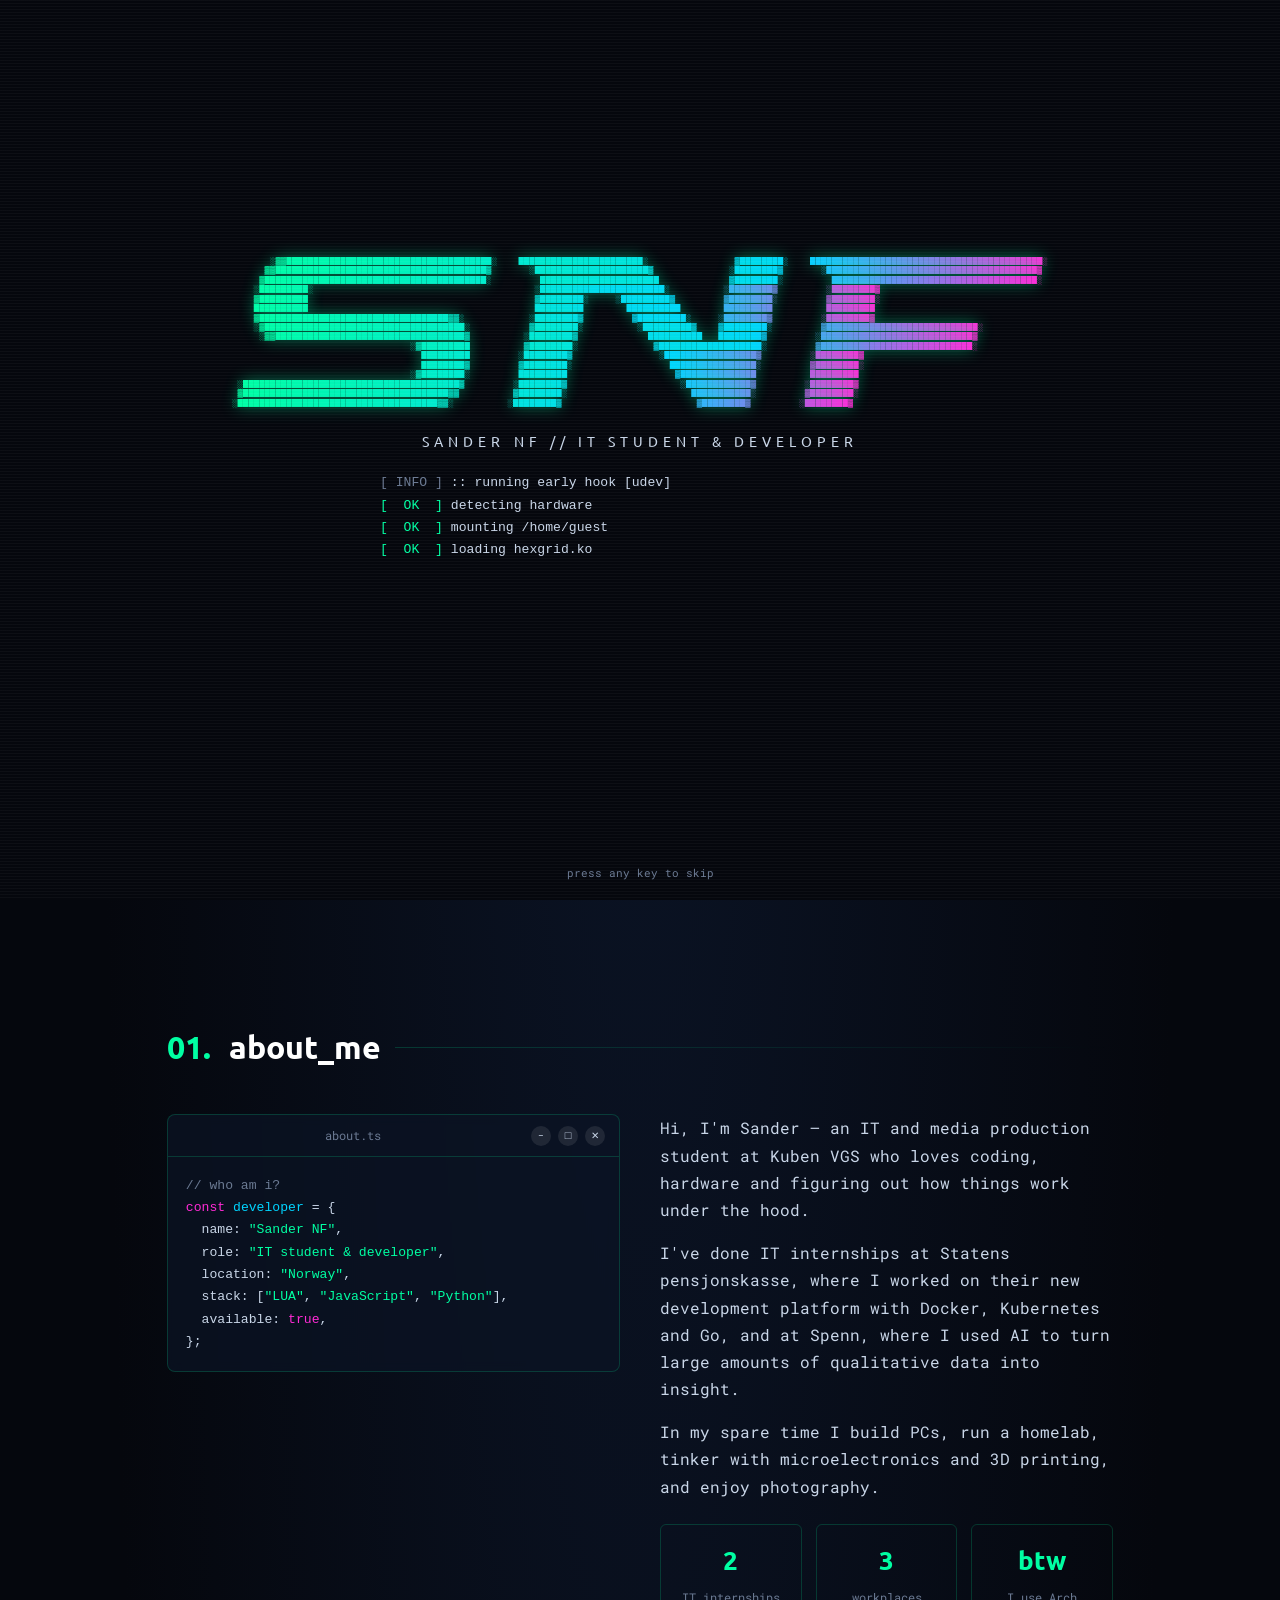
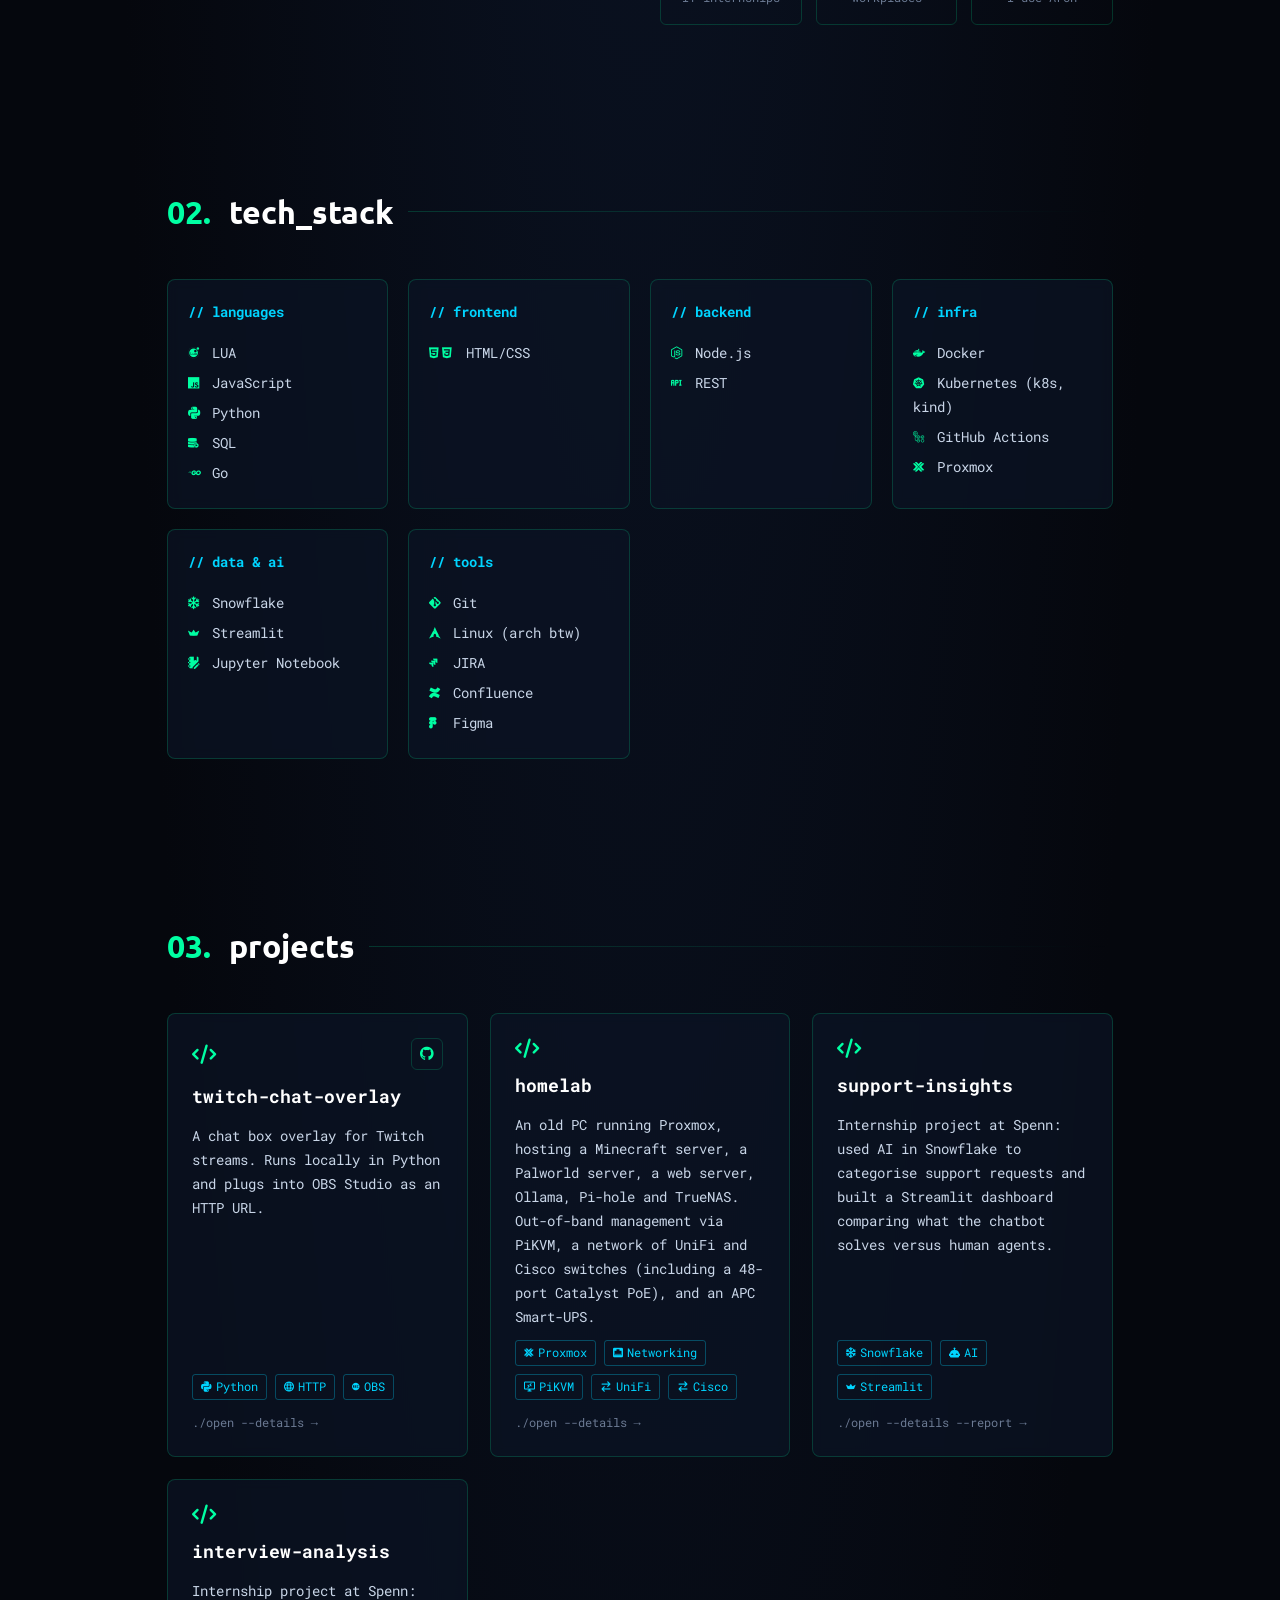
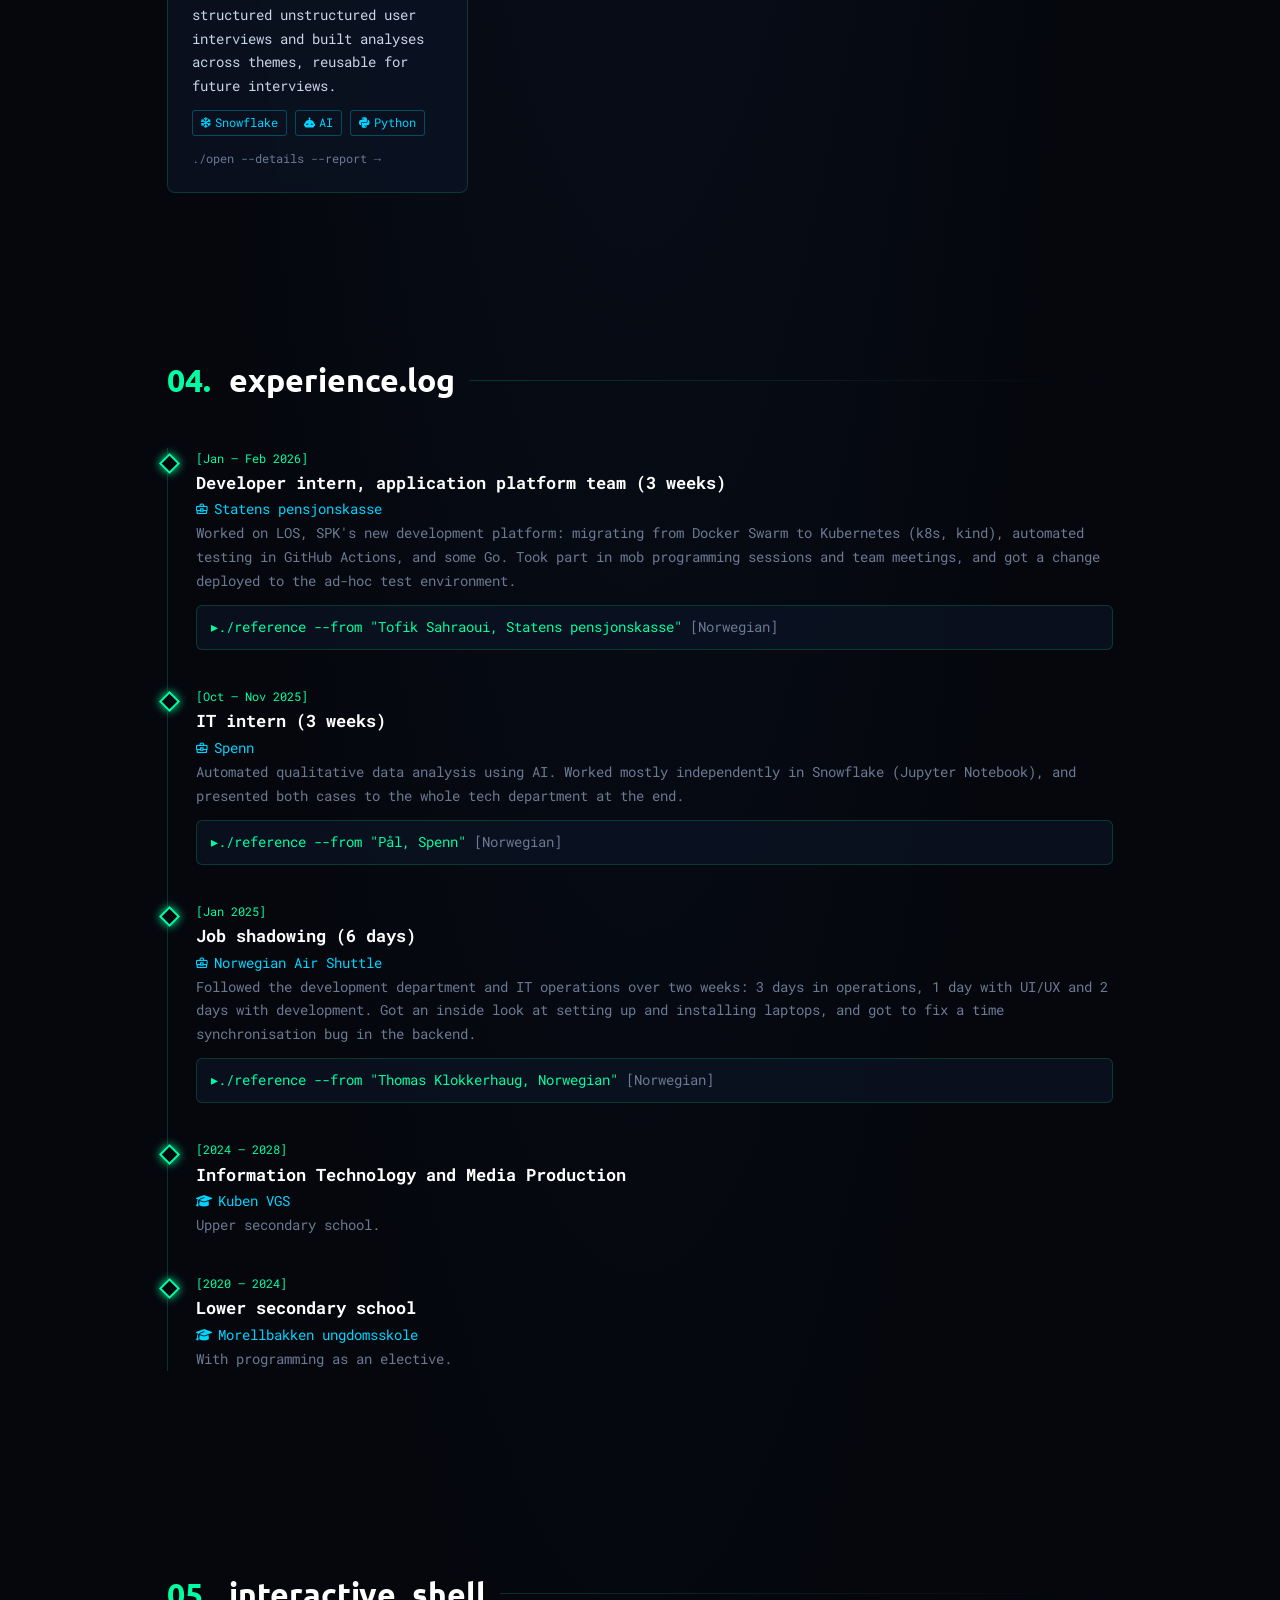
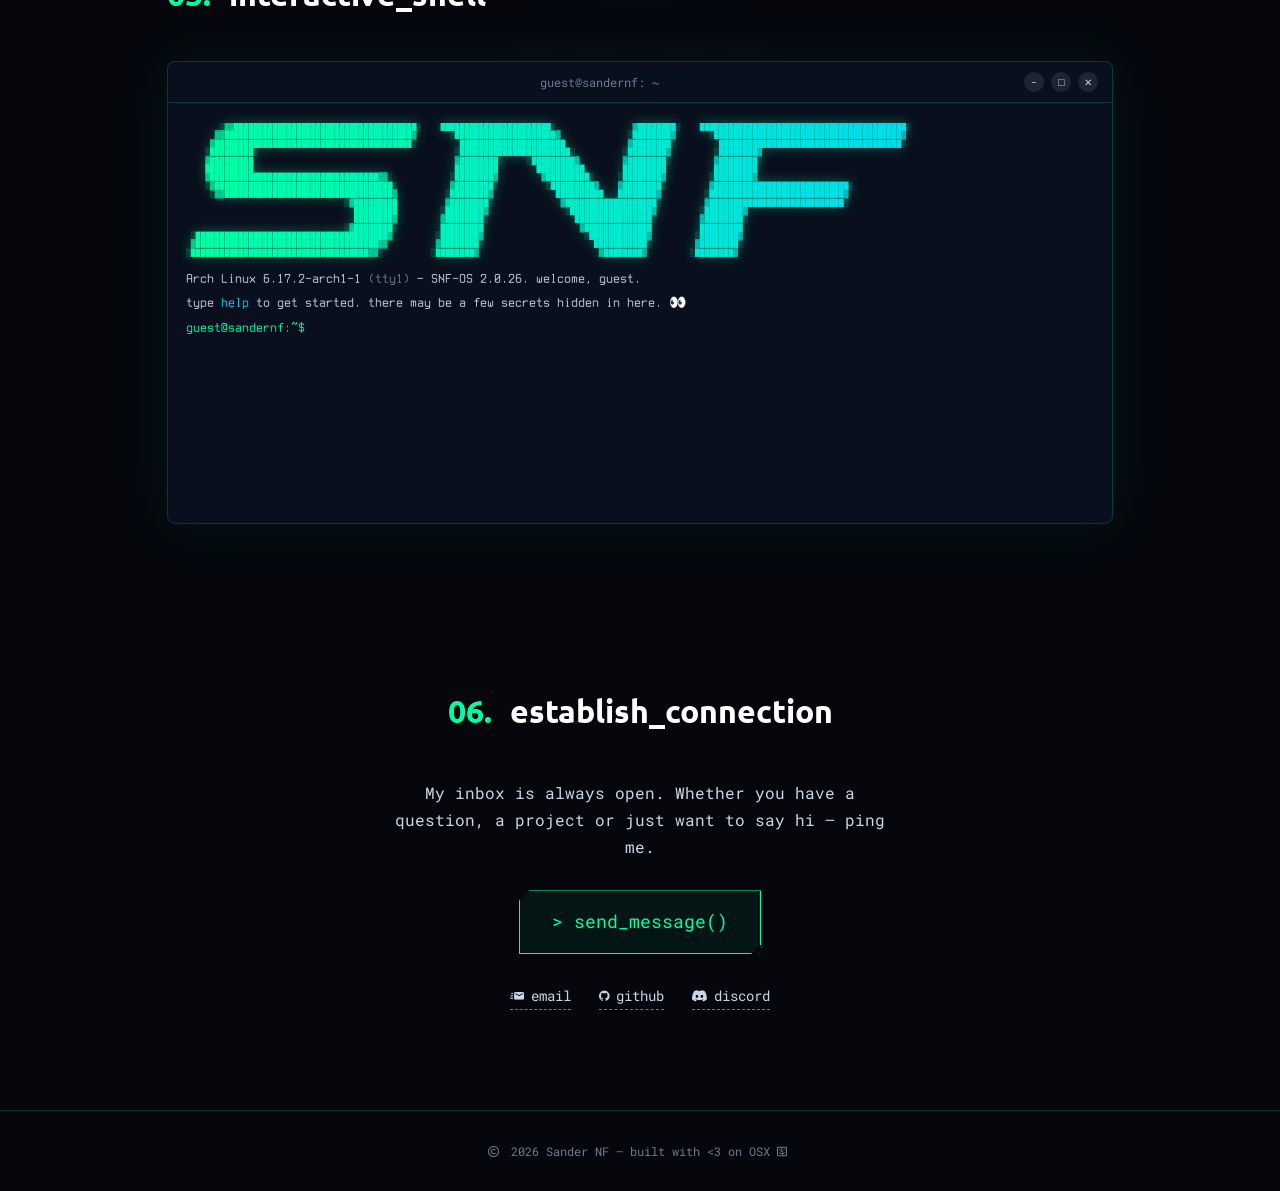
<file: index.html>
<!doctype html>
<html lang="en">
<head>
  <meta charset="utf-8" />
  <meta name="viewport" content="width=device-width, initial-scale=1" />
  <link rel="icon" type="image/svg+xml" href="assets/favicon.svg" />
  <title>Sander NF — Developer</title>
  <meta name="description" content="Personal portfolio" />
  <link rel="preload" href="assets/fonts/profont-regular.woff2" as="font" type="font/woff2" crossorigin />
  <link rel="stylesheet" href="style.css?v=202610151540" />
  <script src="theme.js?v=202610151540"></script>
  <script>
    // hide the page until the boot screen takes over (first visit per session only)
    try { if (sessionStorage.getItem("snf-booted") !== "1" && !matchMedia("(prefers-reduced-motion: reduce)").matches) document.documentElement.classList.add("booting"); } catch {}
  </script>
</head>
<body>
  <canvas id="hexbg" aria-hidden="true"></canvas>
  <div class="scanlines" aria-hidden="true"></div>

  <header class="nav">
    <a href="#home" class="logo"><span class="accent">&lt;</span><span data-bind="handle"></span><span class="accent">/&gt;</span></a>
    <button class="nav-toggle" type="button" aria-label="Open menu" data-i18n-aria="nav.open" aria-expanded="false" aria-controls="site-nav">
      <span></span><span></span><span></span>
    </button>
    <nav id="site-nav">
      <a href="#about"><span class="num">01.</span><span data-i18n="nav.about">about</span></a>
      <a href="#skills"><span class="num">02.</span><span data-i18n="nav.skills">skills</span></a>
      <a href="#projects"><span class="num">03.</span><span data-i18n="nav.projects">projects</span></a>
      <a href="#experience"><span class="num">04.</span><span data-i18n="nav.experience">experience</span></a>
      <a href="#terminal"><span class="num">05.</span><span data-i18n="nav.terminal">terminal</span></a>
      <a href="#contact"><span class="num">06.</span><span data-i18n="nav.contact">contact</span></a>
      <a href="album.html" class="nav-ext"><span class="num">07.</span><span data-i18n="nav.album">photo album</span> <i class="ico" aria-hidden="true"></i></a>
    </nav>
  </header>

  <main>
    <!-- HERO -->
    <section id="home" class="hero">
      <p class="boot" id="boot"></p>
      <h1 class="glitch"></h1>
      <p class="role">&gt; <span data-bind="role"></span> @ <span data-bind="location"></span> <i class="ico" aria-hidden="true">󰟙</i></p>
      <p class="typed"><span id="typed"></span><span class="caret">█</span></p>
      <div class="hero-cta">
        <a href="#projects" class="btn" data-i18n="hero.projects">./view_projects</a>
        <a href="#contact" class="btn ghost" data-i18n="hero.contact">./contact_me</a>
      </div>
      <div class="status"><span class="dot"></span> <span data-i18n="hero.status">system online — available for work</span></div>
    </section>

    <!-- ABOUT -->
    <section id="about" class="reveal">
      <h2><span class="num">01.</span> <span data-i18n="h.about">about_me</span></h2>
      <div class="about-grid">
        <div class="code-card">
          <div class="win-bar"><i></i><i></i><i></i><span>about.ts</span></div>
          <pre id="about-code"></pre>
        </div>
        <div>
          <div id="about-text"></div>
          <div class="stats" id="stats"></div>
        </div>
      </div>
    </section>

    <!-- SKILLS -->
    <section id="skills" class="reveal">
      <h2><span class="num">02.</span> <span data-i18n="h.skills">tech_stack</span></h2>
      <div class="skills-grid" id="skills-grid"></div>
      <div class="gh-stats" id="gh-stats"></div>
    </section>

    <!-- PROJECTS -->
    <section id="projects" class="reveal">
      <h2><span class="num">03.</span> <span data-i18n="h.projects">projects</span></h2>
      <div class="projects-grid" id="projects-grid"></div>
    </section>

    <!-- EXPERIENCE -->
    <section id="experience" class="reveal">
      <h2><span class="num">04.</span> <span data-i18n="h.experience">experience.log</span></h2>
      <ol class="timeline" id="timeline"></ol>
    </section>

    <!-- TERMINAL -->
    <section id="terminal" class="reveal">
      <h2><span class="num">05.</span> <span data-i18n="h.terminal">interactive_shell</span></h2>
      <div class="term" id="term">
        <div class="win-bar term-bar"><i></i><i></i><i></i><span class="term-title">guest@<span data-bind="handle"></span>: ~</span><!--
          Windows only: a Windows Terminal style tab strip (see [data-os="win"] .term-bar in style.css)
          --><div class="wt-tab"><span class="wt-ico" aria-hidden="true">&#xf120;</span><span class="wt-title">guest@<span data-bind="handle"></span>: ~</span><span class="wt-x" aria-hidden="true">✕</span></div><span class="wt-new" aria-hidden="true"><span class="wt-btn">+</span><span class="wt-btn wt-menu">⌄</span></span></div>
        <div class="term-body" id="term-body">
          <div id="term-out"></div>
          <form id="term-form" class="term-line">
            <label for="term-input" class="prompt">guest@<span data-bind="handle"></span>:~$</label>
            <input id="term-input" autocomplete="off" spellcheck="false" />
          </form>
        </div>
      </div>
    </section>

    <!-- CONTACT -->
    <section id="contact" class="reveal contact">
      <h2><span class="num">06.</span> <span data-i18n="h.contact">establish_connection</span></h2>
      <p data-i18n="contact.text">My inbox is always open. Whether you have a question, a project or just want to say hi — ping me.</p>
      <a class="btn big" id="email-btn" href="#" data-i18n="contact.btn">&gt; send_message()</a>
      <div class="links" id="links"></div>
    </section>
  </main>

  <footer>
    <p><i class="ico" aria-hidden="true">&#xf1f9;</i> <span id="year"></span> <span data-bind="name"></span> — <span data-i18n="footer">built with &lt;3 on</span> OSX <i class="ico" aria-hidden="true">&#xf0036;</i></p>
  </footer>

  <script src="config.js?v=202610151540"></script>
  <script src="i18n.js?v=202610151540"></script>
  <script src="logo.js?v=202610151540"></script>
  <script src="bootscreen.js?v=202610151540"></script>
  <script src="icons.js?v=202610151540"></script>
  <script src="main.js?v=202610151540"></script>
  <script src="ghstats.js?v=202610151540"></script>
  <script src="terminal.js?v=202610151540"></script>
  <script src="hex.js?v=202610151540"></script>
  <script src="nav.js?v=202610151540"></script>
</body>
</html>
</file>
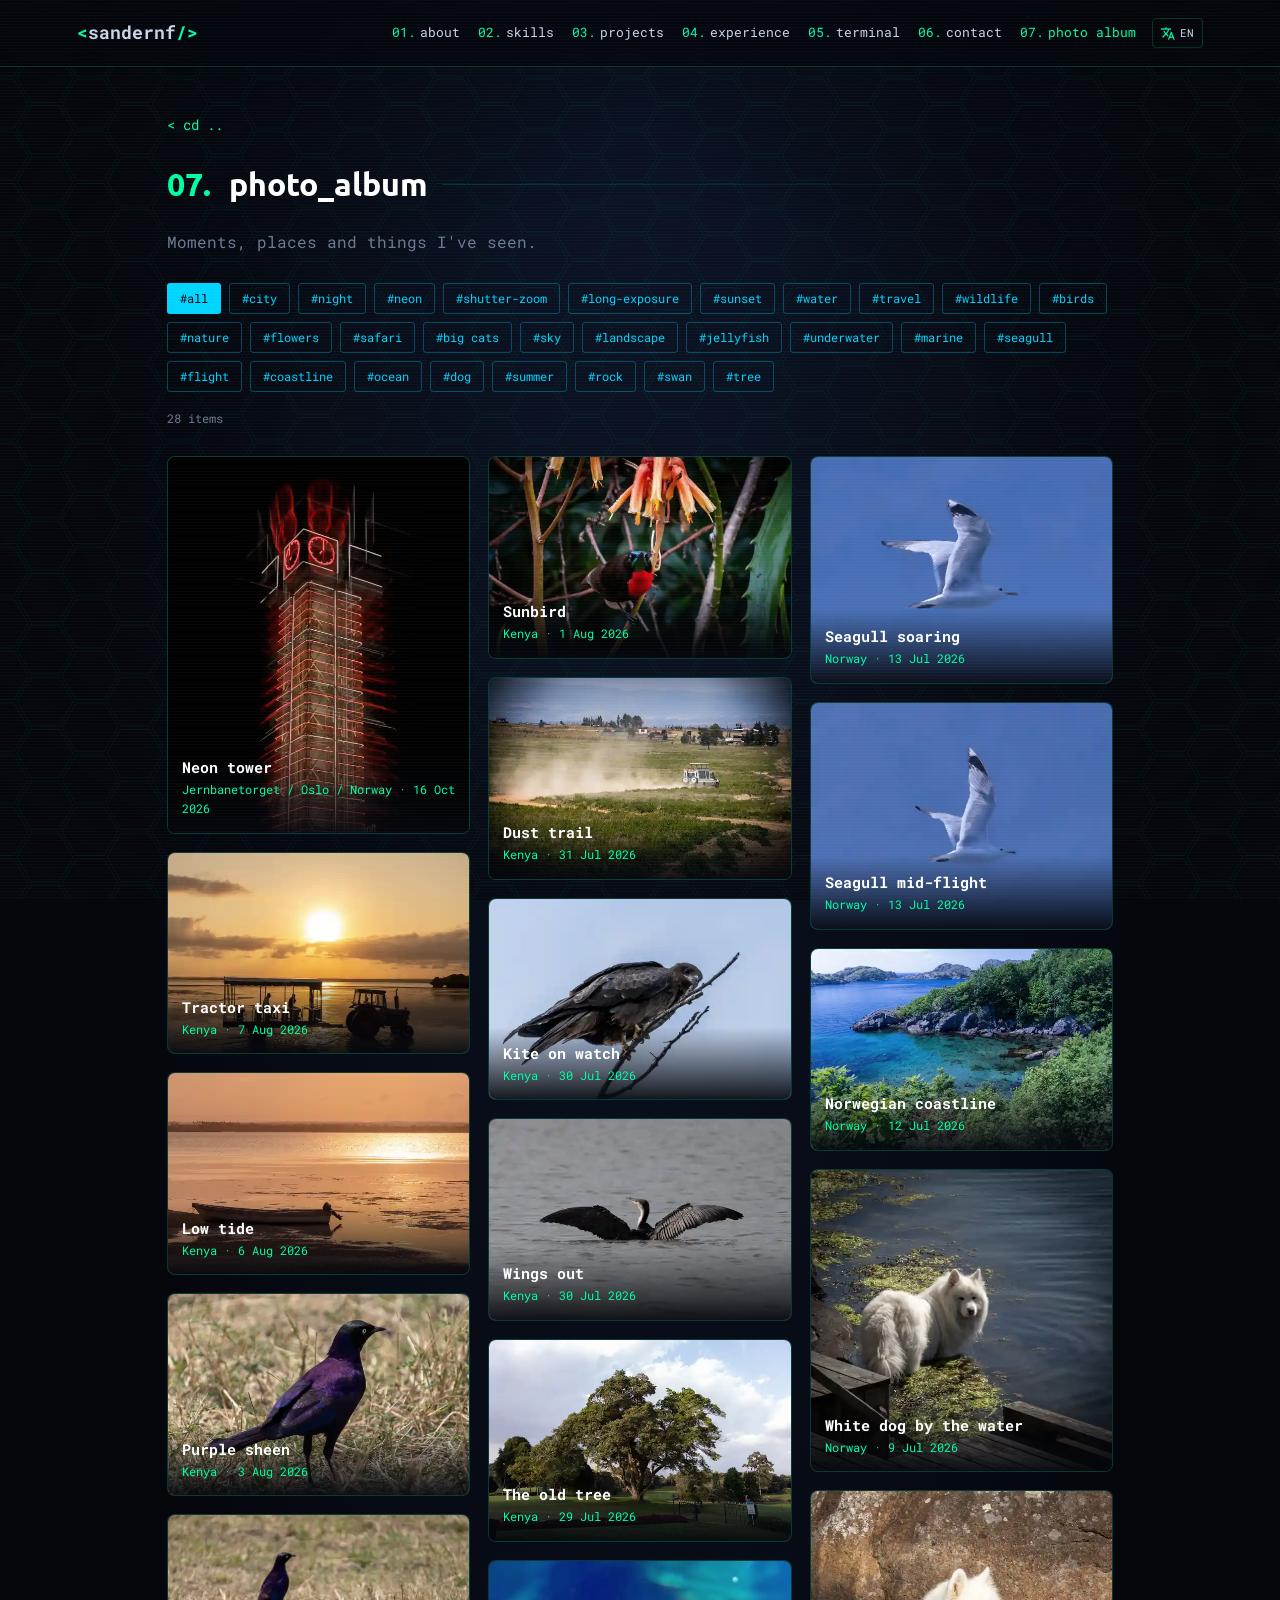
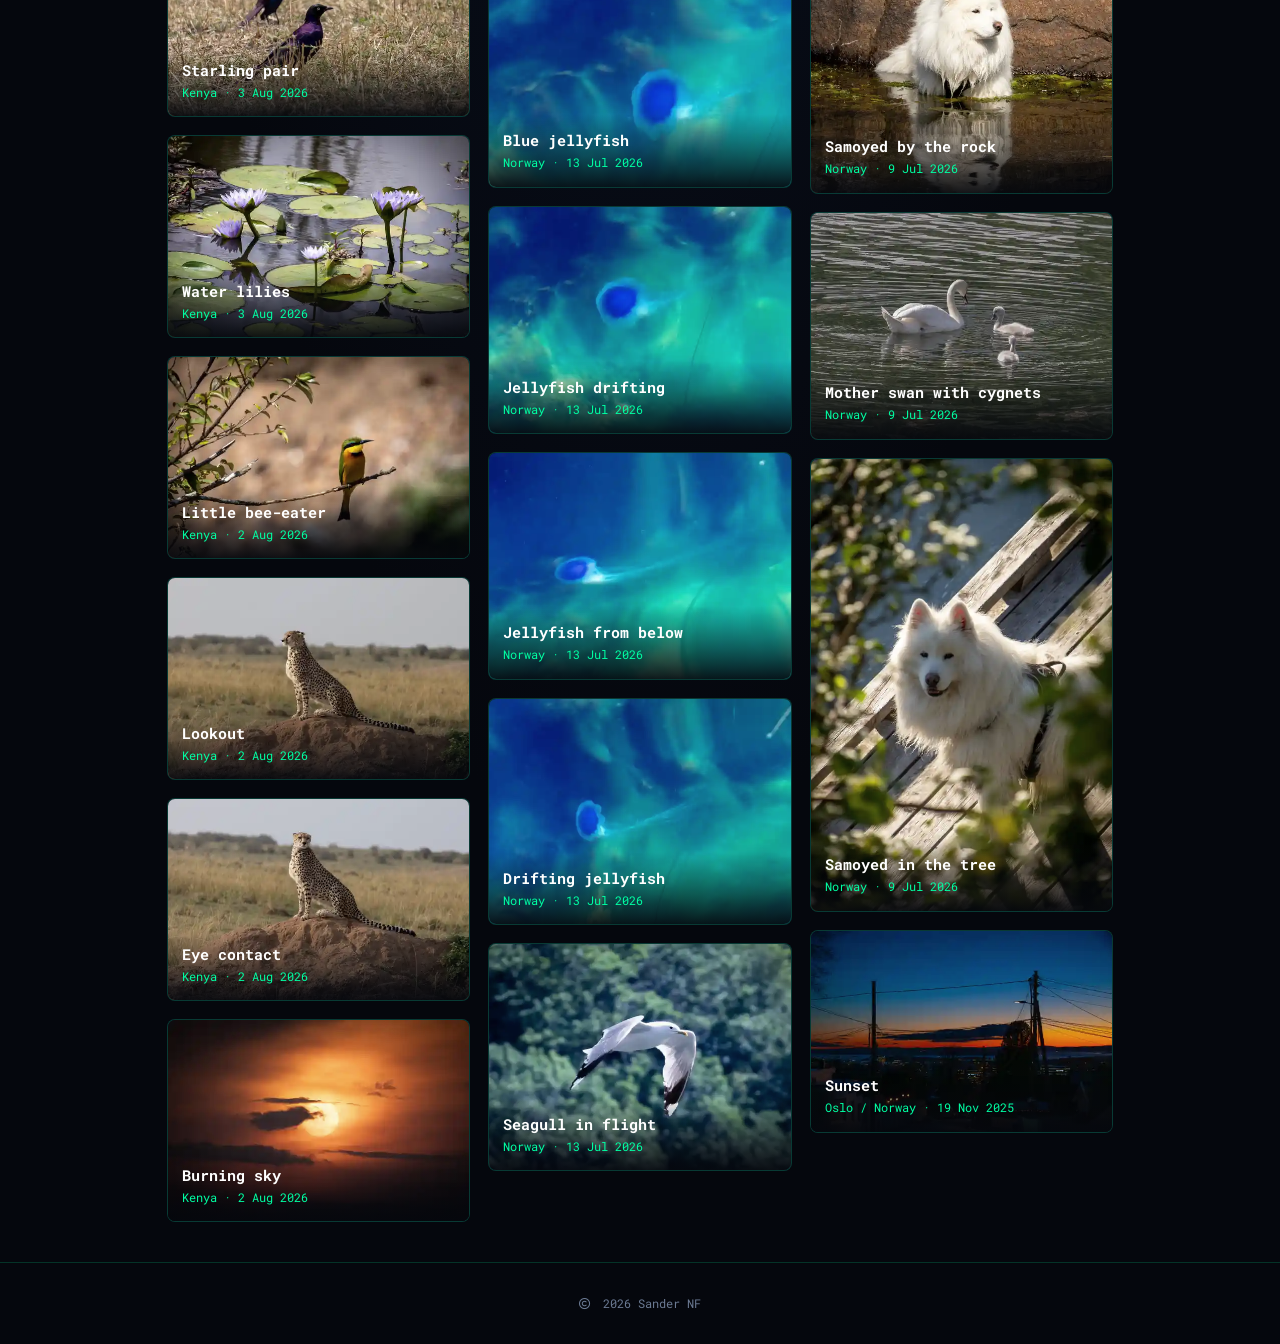
<file: album.html>
<!doctype html>
<html lang="en">
<head>
  <meta charset="utf-8" />
  <meta name="viewport" content="width=device-width, initial-scale=1" />
  <link rel="icon" type="image/svg+xml" href="assets/favicon.svg" />
  <title>Photo Album</title>
  <meta name="description" content="Photo album" />
  <link rel="preload" href="assets/fonts/profont-regular.woff2" as="font" type="font/woff2" crossorigin />
  <link rel="stylesheet" href="style.css?v=202610151540" />
  <script src="theme.js?v=202610151540"></script>
</head>
<body>
  <canvas id="hexbg" aria-hidden="true"></canvas>
  <div class="scanlines" aria-hidden="true"></div>

  <header class="nav">
    <a href="index.html" class="logo"><span class="accent">&lt;</span><span data-bind="handle"></span><span class="accent">/&gt;</span></a>
    <button class="nav-toggle" type="button" aria-label="Open menu" data-i18n-aria="nav.open" aria-expanded="false" aria-controls="site-nav">
      <span></span><span></span><span></span>
    </button>
    <nav id="site-nav">
      <a href="index.html#about"><span class="num">01.</span><span data-i18n="nav.about">about</span></a>
      <a href="index.html#skills"><span class="num">02.</span><span data-i18n="nav.skills">skills</span></a>
      <a href="index.html#projects"><span class="num">03.</span><span data-i18n="nav.projects">projects</span></a>
      <a href="index.html#experience"><span class="num">04.</span><span data-i18n="nav.experience">experience</span></a>
      <a href="index.html#terminal"><span class="num">05.</span><span data-i18n="nav.terminal">terminal</span></a>
      <a href="index.html#contact"><span class="num">06.</span><span data-i18n="nav.contact">contact</span></a>
      <a href="album.html" class="active"><span class="num">07.</span><span data-i18n="nav.album">photo album</span></a>
    </nav>
  </header>

  <main>
    <section class="album-page">
      <a href="index.html" class="back">&lt; cd ..</a>
      <h2><span class="num">07.</span> <span id="album-title">photo_album</span></h2>
      <p class="album-desc" id="album-desc"></p>
      <div class="album-toolbar">
        <div class="filters" id="filters" role="toolbar" aria-label="Filter by tag" data-i18n-aria="album.filter"></div>
        <span class="count" id="count"></span>
      </div>
      <div class="gallery" id="gallery"></div>
    </section>
  </main>

  <div class="lightbox" id="lightbox" role="dialog" aria-modal="true" aria-label="Photo viewer" data-i18n-aria="lb.viewer" hidden>
    <button class="lb-btn lb-close" id="lb-close" aria-label="Close" data-i18n-aria="lb.close">✕</button>
    <button class="lb-btn lb-prev" id="lb-prev" aria-label="Previous photo" data-i18n-aria="lb.prev">‹</button>
    <figure>
      <div class="lb-view">
        <div class="lb-stage" id="lb-stage">
          <img id="lb-img" alt="" draggable="false" />
        </div>
        <div class="lb-zoom" role="toolbar" aria-label="Zoom">
          <button id="zoom-out" aria-label="Zoom out" data-i18n-aria="zoom.out">−</button>
          <span id="zoom-level">100%</span>
          <button id="zoom-in" aria-label="Zoom in" data-i18n-aria="zoom.in">+</button>
          <button id="zoom-reset" aria-label="Reset zoom" data-i18n-aria="zoom.reset">⟲</button>
        </div>
      </div>
      <figcaption id="lb-meta"></figcaption>
    </figure>
    <div class="lens" id="lens" aria-hidden="true" hidden><span id="lens-level"></span></div>
    <button class="lb-btn lb-next" id="lb-next" aria-label="Next photo" data-i18n-aria="lb.next">›</button>
  </div>

  <footer>
    <p><i class="ico" aria-hidden="true">&#xf1f9;</i> <span id="year"></span> <span data-bind="name"></span></p>
  </footer>

  <script src="config.js?v=202610151540"></script>
  <script src="i18n.js?v=202610151540"></script>
  <script src="icons.js?v=202610151540"></script>
  <script src="album.js?v=202610151540"></script>
  <script src="hex.js?v=202610151540"></script>
  <script src="nav.js?v=202610151540"></script>
</body>
</html>
</file>
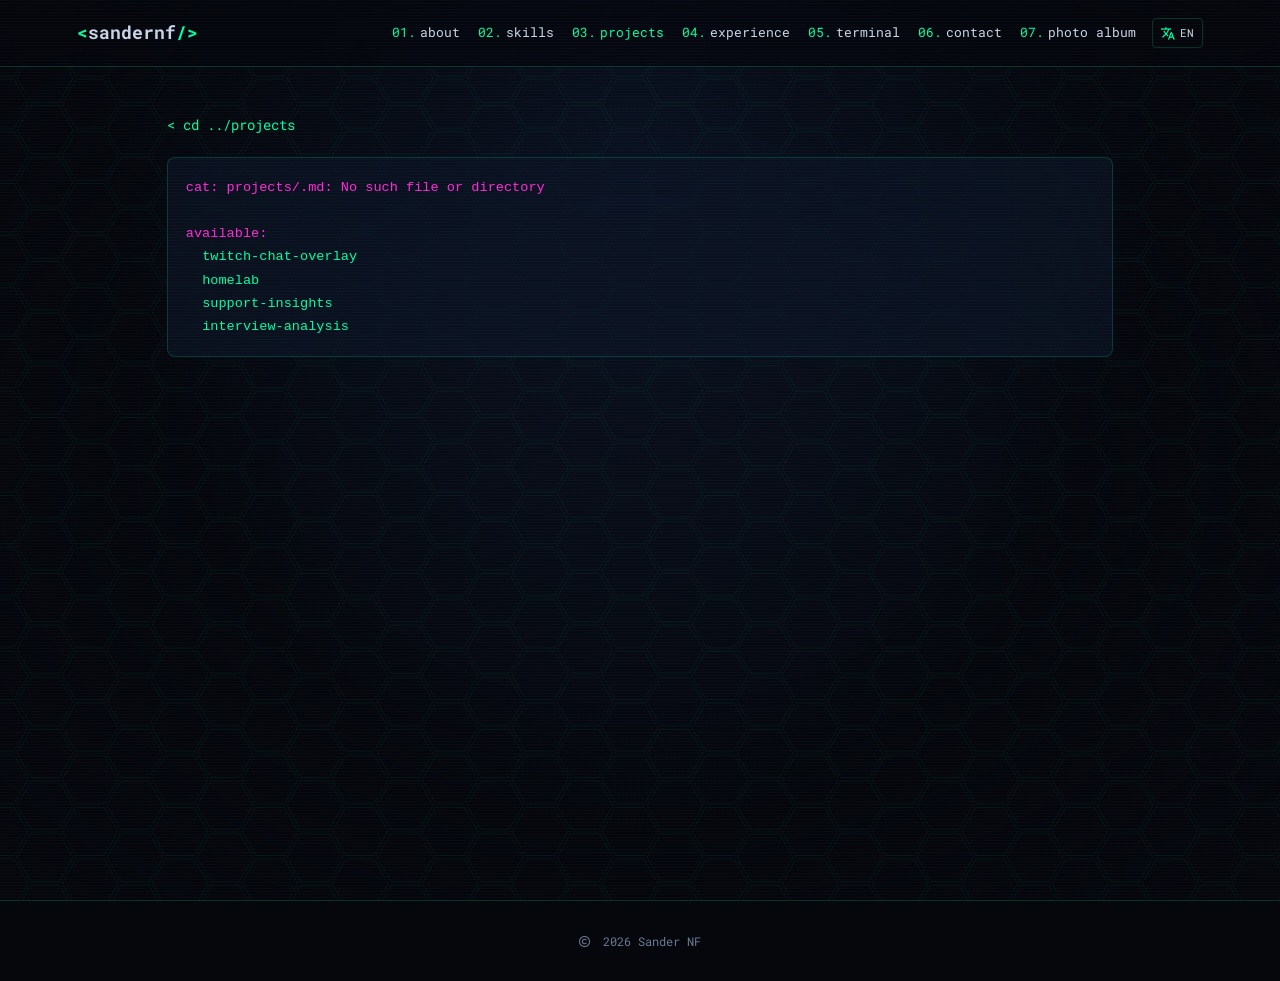
<file: project.html>
<!doctype html>
<html lang="en">
<head>
  <meta charset="utf-8" />
  <meta name="viewport" content="width=device-width, initial-scale=1" />
  <link rel="icon" type="image/svg+xml" href="assets/favicon.svg" />
  <title>Project</title>
  <meta name="description" content="Project details" />
  <link rel="preload" href="assets/fonts/profont-regular.woff2" as="font" type="font/woff2" crossorigin />
  <link rel="stylesheet" href="style.css?v=202610151540" />
  <script src="theme.js?v=202610151540"></script>
</head>
<body>
  <canvas id="hexbg" aria-hidden="true"></canvas>
  <div class="scanlines" aria-hidden="true"></div>

  <header class="nav">
    <a href="index.html" class="logo"><span class="accent">&lt;</span><span data-bind="handle"></span><span class="accent">/&gt;</span></a>
    <button class="nav-toggle" type="button" aria-label="Open menu" data-i18n-aria="nav.open" aria-expanded="false" aria-controls="site-nav">
      <span></span><span></span><span></span>
    </button>
    <nav id="site-nav">
      <a href="index.html#about"><span class="num">01.</span><span data-i18n="nav.about">about</span></a>
      <a href="index.html#skills"><span class="num">02.</span><span data-i18n="nav.skills">skills</span></a>
      <a href="index.html#projects" class="active"><span class="num">03.</span><span data-i18n="nav.projects">projects</span></a>
      <a href="index.html#experience"><span class="num">04.</span><span data-i18n="nav.experience">experience</span></a>
      <a href="index.html#terminal"><span class="num">05.</span><span data-i18n="nav.terminal">terminal</span></a>
      <a href="index.html#contact"><span class="num">06.</span><span data-i18n="nav.contact">contact</span></a>
      <a href="album.html"><span class="num">07.</span><span data-i18n="nav.album">photo album</span></a>
    </nav>
  </header>

  <main>
    <section class="project-page">
      <a href="index.html#projects" class="back">&lt; cd ../projects</a>
      <div id="project-root"></div>
    </section>
  </main>

  <footer>
    <p><i class="ico" aria-hidden="true">&#xf1f9;</i> <span id="year"></span> <span data-bind="name"></span></p>
  </footer>

  <script src="config.js?v=202610151540"></script>
  <script src="i18n.js?v=202610151540"></script>
  <script src="icons.js?v=202610151540"></script>
  <script src="project.js?v=202610151540"></script>
  <script src="hex.js?v=202610151540"></script>
  <script src="nav.js?v=202610151540"></script>
</body>
</html>
</file>
<file: style.css>
:root {
  --bg: #05070d;
  --bg-2: #0a0f1c;
  --panel: rgba(12, 20, 36, 0.72);
  --border: rgba(var(--accent-rgb), 0.18);
  --text: #c9d6e8;
  --muted: #6b7a93;
  /* accents: the classic defaults. A flag preset (`hyfetch -c`, theme.js) overrides these on <html> */
  --accent: #00ffa3;   /* neon green */
  --accent-2: #00d4ff; /* cyan */
  --accent-3: #ff2bd6; /* magenta */
  --accent-rgb: 0, 255, 163;     /* same colours as r, g, b for rgba() */
  --accent-2-rgb: 0, 212, 255;
  --accent-3-rgb: 255, 43, 214;
  --bg-glow: #0b1426;            /* the soft glow at the top of the page */
  --nb-yellow: #fcf434;  /* non-binary flag: name heading + hyfetch */
  --nb-white: #ffffff;
  --nb-purple: #9c59d1;
  --nb-black: #2c2c2c;
  --mono: "Roboto Mono", "SNF Icons", ui-monospace, Menlo, monospace;
  --display: "Ubuntu", var(--mono);
  --term: "Terminess", var(--mono);
}

/* self-hosted Nerd Font subsets (built by assets/fonts/build_fonts.py). All of them are declared so they can be
   tried by changing the variables above; browsers only download the ones the page actually uses. */
@font-face { font-family: "ProFont IIx"; src: url("assets/fonts/profont-regular.woff2") format("woff2"); font-weight: 400; font-display: swap; }
@font-face { font-family: "Ubuntu"; src: url("assets/fonts/ubuntu-regular.woff2") format("woff2"); font-weight: 400; font-display: swap; }
@font-face { font-family: "Ubuntu"; src: url("assets/fonts/ubuntu-bold.woff2") format("woff2"); font-weight: 600 800; font-display: swap; }
@font-face { font-family: "Terminess"; src: url("assets/fonts/terminess-regular.woff2") format("woff2"); font-weight: 400; font-display: swap; }
@font-face { font-family: "Terminess"; src: url("assets/fonts/terminess-bold.woff2") format("woff2"); font-weight: 600 800; font-display: swap; }
@font-face { font-family: "JetBrains Mono"; src: url("assets/fonts/jetbrainsmono-regular.woff2") format("woff2"); font-weight: 400; font-display: swap; }
@font-face { font-family: "JetBrains Mono"; src: url("assets/fonts/jetbrainsmono-bold.woff2") format("woff2"); font-weight: 600 800; font-display: swap; }
@font-face { font-family: "Martian Mono"; src: url("assets/fonts/martianmono-regular.woff2") format("woff2"); font-weight: 400; font-display: swap; }
@font-face { font-family: "Martian Mono"; src: url("assets/fonts/martianmono-bold.woff2") format("woff2"); font-weight: 600 800; font-display: swap; }
@font-face { font-family: "Mononoki"; src: url("assets/fonts/mononoki-regular.woff2") format("woff2"); font-weight: 400; font-display: swap; }
@font-face { font-family: "Mononoki"; src: url("assets/fonts/mononoki-bold.woff2") format("woff2"); font-weight: 600 800; font-display: swap; }
@font-face { font-family: "Roboto Mono"; src: url("assets/fonts/robotomono-regular.woff2") format("woff2"); font-weight: 400; font-display: swap; }
@font-face { font-family: "Roboto Mono"; src: url("assets/fonts/robotomono-bold.woff2") format("woff2"); font-weight: 600 800; font-display: swap; }
@font-face { font-family: "Share Tech Mono"; src: url("assets/fonts/sharetechmono-regular.woff2") format("woff2"); font-weight: 400; font-display: swap; }
/* Nerd Font icons the site uses (icons.js); in every stack above, so an icon glyph works anywhere */
@font-face { font-family: "SNF Icons"; src: url("assets/fonts/snf-icons.woff2") format("woff2"); font-display: block; }
.ico { font-family: "SNF Icons"; font-style: normal; font-weight: 400; line-height: 1; margin-right: 0.45em; background-color: #0000 !important;}
.ico + .ico {margin-left: -0.8em;}

* { box-sizing: border-box; margin: 0; padding: 0; }
html { scroll-behavior: smooth; }
body {
  background: radial-gradient(ellipse at top, var(--bg-glow) 0%, var(--bg) 60%);
  background-color: var(--bg);
  color: var(--text);
  font-family: var(--mono);
  line-height: 1.7;
  overflow-x: hidden;
}
::selection { background: var(--accent); color: var(--bg); }
a { color: var(--accent); text-decoration: none; }

/* ---------- background layers ---------- */
#hexbg { position: fixed; inset: 0; z-index: -1; }
body::before {
  content: ""; position: fixed; inset: 0; z-index: -1; pointer-events: none;
  background: radial-gradient(ellipse at center, transparent 40%, var(--bg) 95%);
}
.scanlines {
  position: fixed; inset: 0; pointer-events: none; z-index: 50;
  background: repeating-linear-gradient(to bottom, rgba(255,255,255,0.025) 0 1px, transparent 1px 3px);
}

/* ---------- nav ---------- */
.nav {
  position: fixed; top: 0; left: 0; right: 0; z-index: 40;
  display: flex; justify-content: space-between; align-items: center;
  padding: 18px 6vw;
  background: rgba(5, 7, 13, 0.7);
  backdrop-filter: blur(10px);
  border-bottom: 1px solid var(--border);
}
.logo { font-weight: 800; color: var(--text); font-size: 1.1rem; }
.accent { color: var(--accent); }
.nav nav { display: flex; gap: 18px; font-size: 0.8rem; }
.nav nav a { color: var(--text); transition: color .2s; }
.nav nav a:hover { color: var(--accent); }
.nav nav a { white-space: nowrap; }

/* language picker: globe dropdown in the top bar, button row in the hamburger menu */
.nav nav { order: 1; margin-left: auto; }
.lang-menu { order: 2; position: relative; margin-left: 16px; flex-shrink: 0; }
.nav-toggle { order: 3; }
.lang-btn {
  display: flex; align-items: center; gap: 5px; height: 30px; padding: 0 8px; cursor: pointer;
  font: inherit; font-size: 0.7rem; color: var(--text); background: transparent;
  border: 1px solid var(--border); border-radius: 4px; transition: color .2s, border-color .2s;
}
.lang-btn .ico { font-size: 15px; margin: 0; color: var(--accent); }
.lang-btn:hover, .lang-btn[aria-expanded="true"] { border-color: var(--accent); color: var(--accent); }
.lang-list {
  position: absolute; right: 0; top: calc(100% + 8px); min-width: 180px; padding: 6px 0; z-index: 45;
  background: rgba(5, 7, 13, 0.96); backdrop-filter: blur(10px);
  border: 1px solid var(--border); border-radius: 6px; box-shadow: 0 10px 40px rgba(0, 0, 0, 0.5), 0 0 24px rgba(var(--accent-rgb), 0.08);
}
.lang-list[hidden] { display: none; }
.lang-list button {
  display: flex; align-items: center; gap: 12px; width: 100%; padding: 9px 14px; cursor: pointer; text-align: left;
  font: inherit; font-size: 0.85rem; color: var(--text); background: transparent; border: none; border-left: 2px solid transparent;
}
.lang-list button:hover, .lang-list button:focus-visible { background: rgba(var(--accent-rgb), 0.06); outline: none; }
.lang-list button[aria-checked="true"] { color: var(--accent); border-left-color: var(--accent); }
.lang-list button[aria-checked="true"]::after { content: "✓"; margin-left: auto; }
.lang-code { width: 34px; font-size: 0.72rem; color: var(--muted); }
.lang-list button[aria-checked="true"] .lang-code { color: var(--accent); }
.lang-row { display: none; }
.nav.compact .lang-menu { display: none; }
.nav.compact .lang-row {
  display: flex; align-items: center; gap: 8px; padding: 12px 6vw 6px; margin-top: 6px; border-top: 1px dashed var(--border);
}
.lang-row .ico { font-size: 17px; color: var(--accent); margin-right: 4px; }
.lang-row button {
  font: inherit; font-size: 0.8rem; color: var(--text); background: transparent; cursor: pointer;
  border: 1px solid var(--border); border-radius: 4px; padding: 6px 12px;
}
.lang-row button[aria-pressed="true"] { color: var(--bg); background: var(--accent); border-color: var(--accent); font-weight: 600; }
.nav.compact .nav-toggle { margin-left: auto; }

/* hamburger — shown only when nav.js finds the links don't fit */
.nav-toggle {
  display: none; position: relative; width: 36px; height: 32px; padding: 0; cursor: pointer;
  background: transparent; border: 1px solid var(--border); border-radius: 4px;
}
.nav-toggle:hover { border-color: var(--accent); }
.nav-toggle span {
  position: absolute; left: 9px; right: 9px; height: 2px; background: var(--accent);
  box-shadow: 0 0 6px rgba(var(--accent-rgb), 0.6); transition: transform .25s, opacity .2s;
}
.nav-toggle span:nth-child(1) { top: 9px; }
.nav-toggle span:nth-child(2) { top: 15px; }
.nav-toggle span:nth-child(3) { top: 21px; }
.nav.open .nav-toggle span:nth-child(1) { transform: translateY(6px) rotate(45deg); }
.nav.open .nav-toggle span:nth-child(2) { opacity: 0; }
.nav.open .nav-toggle span:nth-child(3) { transform: translateY(-6px) rotate(-45deg); }

.nav.compact .nav-toggle { display: block; }
.nav.compact nav {
  position: absolute; top: 100%; left: 0; right: 0;
  flex-direction: column; gap: 0; padding: 8px 0;
  background: rgba(5, 7, 13, 0.96); backdrop-filter: blur(10px);
  border-bottom: 1px solid var(--border);
  visibility: hidden; opacity: 0; transform: translateY(-8px);
  transition: opacity .2s, transform .2s, visibility .2s;
}
.nav.compact.open nav { visibility: visible; opacity: 1; transform: none; }
.nav.compact nav a { padding: 12px 6vw; font-size: 0.95rem; border-left: 2px solid transparent; }
.nav.compact nav a:hover, .nav.compact nav a.active { border-left-color: var(--accent); background: rgba(var(--accent-rgb), 0.05); }
.num { color: var(--accent); margin-right: 4px; }

/* ---------- layout ---------- */
main { max-width: 1100px; margin: 0 auto; padding: 0 6vw; }
section { padding: 120px 0 40px; }
h2 {
  font-family: var(--display);
  font-size: clamp(1.4rem, 3vw, 2rem);
  color: #fff; margin-bottom: 40px;
  display: flex; align-items: center; gap: 14px;
}
h2::after { content: ""; flex: 1; height: 1px; background: linear-gradient(90deg, var(--border), transparent); }

/* ---------- hero ---------- */
.hero { min-height: 100vh; display: flex; flex-direction: column; justify-content: center; padding-top: 80px; }
.boot { color: var(--muted); font-size: 0.85rem; white-space: pre-line; min-height: 5.2em; }
.boot .ok { color: var(--accent); }
.glitch {
  position: relative;
  font-family: var(--display);
  font-size: clamp(2.6rem, 9vw, 6rem);
  line-height: 1.1; /* Ubuntu's descenders end at the bottom of the line box */
  filter: drop-shadow(0 0 18px rgba(156, 89, 209, 0.35));
}
/* flag stripes clipped to each letter. main.js sets each letter's gradient so the stripes are spread
   evenly over that letter's own height (short letters get every stripe too). Preset: `hyfetch -c` */
.glitch span {
  display: inline-block; white-space: pre;
  color: transparent;
  -webkit-background-clip: text; background-clip: text;
  /* light outline so the black stripe reads as black letters, not a gap in the dark page */
  -webkit-text-stroke: 1px rgba(255, 255, 255, 0.45);
}
/* "classic" preset: the original white heading with pink and teal glitch copies always showing */
.glitch.classic { filter: none; text-shadow: 0 0 24px rgba(var(--accent-rgb), 0.35); }
.glitch.classic span { color: #fff; background: none; -webkit-text-stroke: 0; }
.glitch.classic::before, .glitch.classic::after { opacity: 0.8; animation-name: glitch-classic; }

.glitch::before, .glitch::after {
  content: attr(data-text); position: absolute; inset: 0; opacity: 0;
}
.glitch::before { color: var(--glitch-a, var(--nb-yellow)); animation: glitch 3s infinite linear alternate-reverse; clip-path: inset(0 0 60% 0); }
.glitch::after  { color: var(--glitch-b, var(--nb-purple)); animation: glitch 2.4s infinite linear alternate; clip-path: inset(55% 0 0 0); }
@keyframes glitch {
  /* the coloured copies only show up while the text jumps */
  0%, 88%, 100% { transform: translate(0); opacity: 0; }
  90% { transform: translate(-3px, 1px); opacity: 0.85; }
  93% { transform: translate(3px, -1px); opacity: 0.85; }
  96% { transform: translate(-2px, 0); opacity: 0.85; }
}
@keyframes glitch-classic {
  0%, 88%, 100% { transform: translate(0); }
  90% { transform: translate(-3px, 1px); }
  93% { transform: translate(3px, -1px); }
  96% { transform: translate(-2px, 0); }
}


.role { color: var(--accent-2); font-size: clamp(1rem, 2.2vw, 1.3rem); margin-top: 14px; }
.typed { font-size: clamp(1rem, 2.4vw, 1.4rem); color: var(--text); margin-top: 10px; min-height: 1.7em; }
.caret { color: var(--accent); animation: blink 1s steps(1) infinite; margin-left: 2px; }
@keyframes blink { 50% { opacity: 0; } }
.hero-cta { display: flex; gap: 16px; margin-top: 40px; flex-wrap: wrap; }
.status { margin-top: 48px; font-size: 0.8rem; color: var(--muted); display: flex; align-items: center; gap: 10px; }
.dot { width: 8px; height: 8px; border-radius: 50%; background: var(--accent); box-shadow: 0 0 10px var(--accent); animation: pulse 2s infinite; }
@keyframes pulse { 50% { opacity: 0.3; } }

/* ---------- buttons ---------- */
.btn {
  display: inline-block; padding: 12px 22px;
  border: 1px solid var(--accent); color: var(--accent);
  background: rgba(var(--accent-rgb), 0.06);
  font-family: var(--mono); font-size: 0.9rem;
  clip-path: polygon(10px 0, 100% 0, 100% calc(100% - 10px), calc(100% - 10px) 100%, 0 100%, 0 10px);
  transition: background .2s, color .2s, box-shadow .2s;
}
.btn:hover { background: var(--accent); color: var(--bg); box-shadow: 0 0 24px rgba(var(--accent-rgb), 0.5); }
.btn.ghost { border-color: var(--accent-2); color: var(--accent-2); background: transparent; }
.btn.ghost:hover { background: var(--accent-2); color: var(--bg); }
.btn.big { font-size: 1.1rem; padding: 16px 32px; margin: 30px 0; }

/* ---------- panels ---------- */
.code-card, .term, .project, .skill-group {
  background: var(--panel);
  border: 1px solid var(--border);
  border-radius: 8px;
  backdrop-filter: blur(6px);
}
.win-bar {
  display: flex; align-items: center; gap: 7px;
  padding: 10px 14px; border-bottom: 1px solid var(--border);
  font-size: 0.75rem; color: var(--muted);
}
.win-bar i { width: 11px; height: 11px; border-radius: 50%; background: #ff5f57; }
.win-bar i:nth-child(2) { background: #febc2e; }
.win-bar i:nth-child(3) { background: #28c840; }
.win-bar > span { margin-left: 10px; } /* the title only, not spans nested inside it */

/* window title bars look like the visitor's OS. theme.js sets <html data-os="mac|win|linux">
   (detected, or ?win / ?mac / ?linux / ?os=…). mac is the default look above. Same markup for all:
   three <i> buttons, then the title (or the project tabs) */
.win-bar > i { flex-shrink: 0; }
/* Windows 11: title on the left, flat ─ ☐ ✕ on the right, close turns red on hover */
[data-os="win"] .win-bar { gap: 0; padding-right: 0; }
[data-os="win"] .win-bar > :not(i) { order: -1; flex: 1; margin-left: 0; }
[data-os="win"] .win-bar > i {
  width: 42px; height: 30px; margin: -10px 0; border-radius: 0; background: transparent;
  display: grid; place-items: center; font-style: normal; font-size: 11px; color: var(--muted);
  transition: background .15s, color .15s;
}
[data-os="win"] .win-bar > i:nth-of-type(1)::before { content: "─"; }
[data-os="win"] .win-bar > i:nth-of-type(2)::before { content: "☐"; font-size: 13px; }
[data-os="win"] .win-bar > i:nth-of-type(3)::before { content: "✕"; }
[data-os="win"] .win-bar > i:hover { background: rgba(255, 255, 255, 0.08); color: var(--text); }
[data-os="win"] .win-bar > i:nth-of-type(3):hover { background: #c42b1c; color: #fff; }
/* Linux (GNOME): title centred, round buttons on the right */
[data-os="linux"] .win-bar > :not(i) { order: -1; flex: 1; margin-left: 0; text-align: center; }
[data-os="linux"] .win-bar > i {
  width: 20px; height: 20px; background: rgba(255, 255, 255, 0.09);
  display: grid; place-items: center; font-style: normal; font-size: 10px; color: var(--text);
}
[data-os="linux"] .win-bar > i:nth-of-type(1)::before { content: "−"; }
[data-os="linux"] .win-bar > i:nth-of-type(2)::before { content: "□"; font-size: 11px; }
[data-os="linux"] .win-bar > i:nth-of-type(3)::before { content: "✕"; }
[data-os="linux"] .win-bar > i:hover { background: rgba(255, 255, 255, 0.18); }
/* the project page's tab bar keeps its tabs on the left */
[data-os="win"] .pp-tabbar > .pp-tabs, [data-os="linux"] .pp-tabbar > .pp-tabs { margin-left: 0; text-align: left; }
[data-os="linux"] .pp-tabbar { padding-right: 14px; }

/* the terminal on Windows: a Windows Terminal style tab strip, in the site's own colours */
.term-bar > .wt-tab, .term-bar > .wt-new { display: none; }
[data-os="win"] .term-bar { padding: 6px 0 0 8px; align-items: flex-end; gap: 2px; background: rgba(0, 0, 0, 0.35); }
[data-os="win"] .term-bar > .term-title { display: none; }
[data-os="win"] .term-bar > .wt-tab {
  display: flex; order: 0; flex: none; align-items: center; gap: 9px; height: 30px; padding: 0 8px 0 12px; min-width: 220px;
  background: var(--panel); border: 1px solid var(--border); border-bottom: none; border-radius: 8px 8px 0 0;
  color: var(--text); font-size: 0.75rem; position: relative; top: 1px;
}
.wt-ico {
  width: 15px; height: 15px; border-radius: 4px; display: grid; place-items: center; font-size: 9px; font-weight: 700;
  color: var(--bg); background: var(--accent); box-shadow: 0 0 8px rgba(var(--accent-rgb), 0.5);
}
.wt-title { flex: 1; }
.wt-x { color: var(--muted); font-size: 10px; padding: 3px 5px; border-radius: 4px; }
/* + and ⌄ together in one faint rounded box, like Windows Terminal's split new-tab button */
[data-os="win"] .term-bar > .wt-new {
  display: flex; order: 0; flex: none; align-items: center; gap: 6px; height: 24px; margin: 0 0 3px 3px; padding: 0 7px 0 8px;
  background: rgba(255, 255, 255, 0.05); border-radius: 6px; color: var(--muted); transition: background .15s, color .15s;
}
[data-os="win"] .term-bar > .wt-new:hover { background: rgba(255, 255, 255, 0.1); color: var(--text); }
.wt-new .wt-btn { font-size: 15px; line-height: 1; }
.wt-new .wt-menu { font-size: 11px; position: relative; top: -2px; }
[data-os="win"] .term-bar > i { order: 1; align-self: flex-start; margin-top: -6px; }
[data-os="win"] .term-bar > i:first-of-type { margin-left: auto; }

/* ---------- about ---------- */
.about-grid { display: grid; grid-template-columns: minmax(0, 1fr) minmax(0, 1fr); gap: 40px; align-items: start; }
.code-card pre { padding: 18px; font-size: 0.82rem; overflow-x: auto; }
.tk-k { color: var(--accent-3); }
.tk-s { color: var(--accent); }
.tk-p { color: var(--accent-2); }
.tk-c { color: var(--muted); }
#about-text p { margin-bottom: 16px; }
.stats { display: grid; grid-template-columns: repeat(3, 1fr); gap: 14px; margin-top: 24px; }
.stat { border: 1px solid var(--border); padding: 14px; border-radius: 6px; text-align: center; }
.stat b { display: block; font-family: var(--display); font-size: 1.6rem; color: var(--accent); }
.stat span { font-size: 0.75rem; color: var(--muted); }

/* ---------- skills ---------- */
.skills-grid { display: grid; grid-template-columns: repeat(auto-fit, minmax(220px, 1fr)); gap: 20px; }
.skill-group { padding: 20px; transition: border-color .2s, transform .2s; }
.skill-group:hover { border-color: var(--accent); transform: translateY(-4px); }
.skill-group h3 { color: var(--accent-2); font-size: 0.9rem; margin-bottom: 14px; font-weight: 600; }
.skill-group ul { list-style: none; }
.skill-group li { font-size: 0.88rem; padding: 3px 0; }
.skill-group li::before { content: "▹ "; color: var(--accent); }
.skill-group li:has(.ico)::before { content: none; }
.skill-group li .ico { color: var(--accent); display: inline-block; min-width: 1.25em; }

/* GitHub stat cards */
.gh-stats { display: grid; grid-template-columns: repeat(auto-fit, minmax(300px, 1fr)); gap: 20px; margin-top: 24px; }
.gh-stats:empty { display: none; }
.gh-card { margin: 0; overflow: hidden; }
.gh-card img { display: block; width: 100%; max-width: 420px; height: auto; margin: 0 auto; padding: 8px 6px 4px; }
/* native version, drawn from the endpoint's data */
.gh-term { overflow: hidden; }
.gh-body { display: grid; grid-template-columns: repeat(auto-fit, minmax(270px, 1fr)); gap: 8px 48px; padding: 18px 22px 6px; font-size: 0.85rem; }
.gh-cmd, .gh-loading { color: #fff; margin-bottom: 10px; }
.gh-loading { padding: 18px 22px; margin: 0; }
.gh-cmd .prompt, .gh-loading .prompt { color: var(--accent); margin-right: 6px; }
.gh-list, .gh-langs { list-style: none; }
.gh-list li { display: flex; align-items: baseline; gap: 10px; padding: 4px 0; }
.gh-ico { color: var(--accent-2); width: 1.2em; text-align: center; flex-shrink: 0; }
.gh-label { white-space: nowrap; }
.gh-dots { flex: 1; min-width: 12px; border-bottom: 1px dotted rgba(201, 214, 232, 0.25); }
.gh-list b { color: var(--accent); font-weight: 600; font-variant-numeric: tabular-nums; text-shadow: 0 0 8px rgba(var(--accent-rgb), 0.35); }
.gh-langs li { display: grid; grid-template-columns: 7.5em 1fr 3.8em; align-items: center; gap: 12px; padding: 4px 0; }
.gh-lang { overflow: hidden; text-overflow: ellipsis; white-space: nowrap; }
.gh-bar { height: 6px; background: rgba(255, 255, 255, 0.06); border-radius: 3px; overflow: hidden; }
.gh-bar i { display: block; height: 100%; width: 0; border-radius: 3px; background: var(--c); box-shadow: 0 0 8px var(--c);
  transition: width 1.1s cubic-bezier(0.2, 0.8, 0.2, 1) calc(var(--i) * 70ms); }
.gh-term.on .gh-bar i { width: var(--w); }
.gh-pct { text-align: right; color: var(--muted); font-variant-numeric: tabular-nums; }
.gh-foot { display: flex; align-items: center; justify-content: flex-end; gap: 8px; padding: 6px 22px 14px; font-size: 0.75rem; color: var(--muted); transition: color .2s; }
.gh-foot .ico { font-size: 15px; margin: 0; }
.gh-foot:hover { color: var(--accent); }
.gh-svg svg { display: block; width: 100%; max-width: 440px; height: auto; margin: 0 auto; padding: 8px 6px 4px; }
.gh-retry {
  font: inherit; font-size: 0.8rem; color: var(--accent); background: transparent; cursor: pointer;
  border: 1px solid var(--border); border-radius: 4px; padding: 2px 10px; margin-left: 8px;
}
.gh-retry:hover { border-color: var(--accent); }
@media (prefers-reduced-motion: reduce) { .gh-bar i { width: var(--w); } }

/* ---------- projects ---------- */
.projects-grid { display: grid; grid-template-columns: repeat(auto-fit, minmax(280px, 1fr)); gap: 22px; }
.project {
  padding: 24px; display: flex; flex-direction: column; gap: 12px;
  position: relative; overflow: hidden; transition: transform .25s, border-color .25s, box-shadow .25s;
}
.project::before {
  content: ""; position: absolute; inset: 0;
  background: linear-gradient(120deg, transparent 30%, rgba(var(--accent-rgb), 0.08), transparent 70%);
  transform: translateX(-100%); transition: transform .6s;
}
.project:hover { transform: translateY(-6px); border-color: var(--accent); box-shadow: 0 10px 40px rgba(var(--accent-rgb), 0.12); }
.project:hover::before { transform: translateX(100%); }
.project .top { display: flex; justify-content: space-between; align-items: center; color: var(--accent); }
.project .top > .ico { font-size: 1.3rem; margin: 0; }
.project h3 { color: #fff; font-size: 1.1rem; }
.project p { font-size: 0.88rem; color: var(--text); flex: 1; }
.tags { display: flex; flex-wrap: wrap; gap: 8px; }
.tags .ico { margin-right: 0.35em; }
.tags span { font-size: 0.72rem; color: var(--accent-2); border: 1px solid rgba(var(--accent-2-rgb), 0.3); padding: 2px 8px; border-radius: 3px; }

.project h3 a.open { color: inherit; }
.project h3 a.open::after { content: ""; position: absolute; inset: 0; z-index: 1; } /* whole card is clickable */
.project .ext {
  position: relative; z-index: 2; display: grid; place-items: center; width: 32px; height: 32px;
  border: 1px solid var(--border); border-radius: 6px; color: var(--accent);
  transition: color .2s, border-color .2s, box-shadow .2s, background .2s;
}
.project .ext .ico { font-size: 18px; margin: 0; }
.project .ext img { width: 18px; height: 18px; display: block; }
.project .ext:hover { color: var(--bg); background: var(--accent); border-color: var(--accent); box-shadow: 0 0 16px rgba(var(--accent-rgb), 0.5); }
.project .more { font-size: 0.75rem; color: var(--muted); transition: color .2s; }
.project:hover .more { color: var(--accent); }
.project:focus-within { border-color: var(--accent); }

/* ---------- project page ---------- */
.project-page { padding-top: 110px; min-height: 100vh; }
.project-page h2 { margin-bottom: 10px; }
.pp-info { display: flex; flex-wrap: wrap; gap: 16px; font-size: 0.85rem; color: var(--accent); margin-bottom: 28px; }
.pp-window { overflow: hidden; }
.pp-tabbar { padding: 0 0 0 14px; gap: 7px; }
.pp-tabs { display: flex; margin-left: 14px; overflow-x: auto; }
.pp-tabs button {
  font: inherit; font-size: 0.78rem; color: var(--muted); background: transparent; cursor: pointer;
  border: none; border-right: 1px solid var(--border); border-top: 2px solid transparent; padding: 10px 18px; white-space: nowrap;
}
.pp-tabs button:hover { color: var(--text); background: rgba(255, 255, 255, 0.03); }
.pp-tabs button[aria-selected="true"] { color: #fff; border-top-color: var(--accent); background: rgba(var(--accent-rgb), 0.06); }
.pp-panel { padding: 24px clamp(16px, 3vw, 32px) 30px; font-size: 0.9rem; max-width: 80ch; }
.pp-panel:focus-visible { outline: 1px solid var(--accent); outline-offset: -4px; }
.pp-panel h3 { color: #fff; font-size: 1.15rem; margin-bottom: 12px; }
.pp-panel h4 { color: var(--accent-2); font-size: 0.88rem; margin: 22px 0 8px; }
.pp-panel p { margin-bottom: 12px; }
.pp-lead { color: #fff; }
.pp-meta { color: var(--muted); font-size: 0.8rem; border-bottom: 1px dashed var(--border); padding-bottom: 12px; }
.pp-meta b { color: var(--accent); font-weight: 600; }
/* Markdown file tabs */
.pp-panel.md { max-width: 100%; }
.md h1 { color: #fff; font-family: var(--display); font-size: 1.3rem; margin-bottom: 12px; }
.md h2 { color: var(--accent-2); font-size: 1rem; margin: 28px 0 10px; }
.md h2::after { display: none; }
.md h2::before { content: "## "; color: var(--muted); }
.md strong { color: #fff; }
.md code { color: var(--accent); background: rgba(var(--accent-rgb), 0.06); padding: 1px 5px; border-radius: 3px; }
.md pre { background: rgba(0, 0, 0, 0.35); border: 1px solid var(--border); border-radius: 6px; padding: 14px; overflow-x: auto; margin: 0 0 14px; line-height: 1.35; }
.md pre code { background: none; padding: 0; color: var(--text); }
.md table { border-collapse: collapse; width: 100%; font-size: 0.82rem; margin-bottom: 14px; display: block; overflow-x: auto; }
.md th, .md td { border: 1px solid var(--border); padding: 7px 10px; text-align: left; vertical-align: top; }
.md th { color: var(--accent); background: rgba(var(--accent-rgb), 0.05); font-weight: 600; }
.md ul { padding-left: 20px; margin-bottom: 12px; }
.md li { margin-bottom: 4px; }
.md li:has(> input[type="checkbox"]) { list-style: none; margin-left: -20px; }
.md input[type="checkbox"] { accent-color: var(--accent); margin-right: 8px; }
.md-diagram { margin: 6px 0 20px; padding: 16px; border: 1px solid var(--border); border-radius: 6px; background: rgba(0, 0, 0, 0.3); overflow-x: auto; text-align: center; }
.md-diagram svg { max-width: 100%; height: auto; }

/* ---------- timeline ---------- */
.timeline { list-style: none; border-left: 1px solid var(--border); padding-left: 28px; }
.timeline li { position: relative; margin-bottom: 36px; }
.timeline li::before {
  content: ""; position: absolute; left: -34px; top: 8px;
  width: 11px; height: 11px; background: var(--bg); border: 2px solid var(--accent);
  transform: rotate(45deg); box-shadow: 0 0 10px var(--accent);
}
.timeline .period { font-size: 0.78rem; color: var(--accent); }
.timeline h3 { color: #fff; font-size: 1.05rem; }
.timeline .place { color: var(--accent-2); font-size: 0.88rem; }
.timeline p { font-size: 0.88rem; color: var(--muted); }
.reference { margin-top: 12px; border: 1px solid var(--border); border-radius: 6px; background: var(--panel); font-size: 0.85rem; }
.reference summary { cursor: pointer; padding: 10px 14px; color: var(--accent); list-style: none; }
.reference summary::-webkit-details-marker { display: none; }
.reference summary::before { content: "▸ "; display: inline-block; transition: transform .2s; }
.reference[open] summary::before { transform: rotate(90deg); }
.reference summary:hover { background: rgba(var(--accent-rgb), 0.05); }
.ref-lang { color: var(--muted); }
.ref-body { padding: 4px 18px 16px; border-top: 1px solid var(--border); max-height: 60vh; overflow-y: auto; }
.ref-body h4 { color: var(--accent-2); font-size: 0.85rem; margin: 14px 0 4px; }
.timeline .ref-body p { color: var(--text); margin-bottom: 8px; }

/* ---------- terminal ---------- */
.term { box-shadow: 0 0 60px rgba(var(--accent-rgb), 0.07); }
.term-body { font-family: var(--term); padding: 16px 18px; height: 340px; overflow-y: auto; font-size: 0.88rem; cursor: text; }
#term-out div { white-space: pre-wrap; }
.term-line { display: flex; gap: 10px; }
.prompt { color: var(--accent); white-space: nowrap; }
#term-input {
  flex: 1; background: transparent; border: none; outline: none;
  color: var(--text); font: inherit; caret-color: var(--accent);
}
.t-cmd { color: #fff; }
.t-err { color: var(--accent-3); }
.t-hl { color: var(--accent-2); }

.term-body { height: 420px; }
.term-body a { color: var(--accent-2); text-decoration: underline dotted; }
.t-dir { color: var(--accent-2); font-weight: 600; }
.term-body a.t-img, .t-img { color: var(--accent-3); }
.t-file { color: var(--accent-2); }
.t-dim { color: var(--muted); }
.t-ok { color: var(--accent); font-weight: 600; }
.t-ach { color: #febc2e; text-shadow: 0 0 8px rgba(254, 188, 46, 0.5); }
/* `gh cards`: stats and languages side by side, stacked when the terminal is narrow */
.gh-cards { display: grid; grid-template-columns: repeat(auto-fit, minmax(300px, max-content)); gap: 4px 48px; margin: 2px 0 6px;
  font-size: min(1em, 3.6cqw); /* shrink on narrow terminals so each row stays on one line (~44 characters) */ }
#term-out .gh-col > div { white-space: pre; }
mark.t-match { background: var(--accent); color: var(--bg); border-radius: 2px; padding: 0 1px; }
/* ASCII logo scaled to fit the terminal width */
.t-logo {
  font-size: min(8px, calc((100cqw - 4px) / var(--cols) / 0.6));
  line-height: 1.05; margin: 4px 0 10px; white-space: pre; overflow: hidden;
  background: linear-gradient(90deg, var(--accent), var(--accent-2));
  -webkit-background-clip: text; background-clip: text; color: transparent;
  filter: drop-shadow(0 0 6px rgba(var(--accent-rgb), 0.35));
}
#term-out { container-type: inline-size; }
/* hyfetch: the logo striped in the non-binary flag (black lifted a bit so it shows on the dark terminal) */
.t-logo.nb {
  background: linear-gradient(to bottom, var(--nb-yellow) 0 25%, var(--nb-white) 25% 50%, var(--nb-purple) 50% 75%, #4a4a4a 75% 100%);
  -webkit-background-clip: text; background-clip: text;
  filter: drop-shadow(0 0 5px rgba(156, 89, 209, 0.4));
}

/* ---------- boot screen ---------- */
html.booting body > *:not(.bootscreen) { visibility: hidden; }
.bootscreen {
  position: fixed; inset: 0; z-index: 100; display: flex; align-items: center; justify-content: center;
  background: var(--bg); padding: 16px; cursor: pointer; transition: opacity .6s, filter .6s;
}
.bootscreen::after {
  content: ""; position: absolute; inset: 0; pointer-events: none;
  background: repeating-linear-gradient(to bottom, rgba(255,255,255,0.03) 0 1px, transparent 1px 3px);
}
.bootscreen.bs-out { opacity: 0; filter: blur(6px) brightness(1.6); }
.bs-inner { width: 100%; max-width: 1100px; display: flex; flex-direction: column; align-items: center; }
.bs-logo {
  font-size: min(9px, calc((100vw - 32px) / var(--cols) / 0.6));
  line-height: 1.05; white-space: pre; margin: 0;
}
.bs-logo span {
  display: inline-block; opacity: 0; transform: translateX(-12px);
  background: linear-gradient(90deg, var(--accent), var(--accent-2) 70%, var(--accent-3));
  -webkit-background-clip: text; background-clip: text; color: transparent;
  filter: drop-shadow(0 0 8px rgba(var(--accent-rgb), 0.45));
  transition: opacity .25s, transform .25s;
}
.bs-logo span.on { opacity: 1; transform: none; }
.bs-sub {
  font-family: var(--display); color: var(--text); letter-spacing: 0.35em; text-transform: uppercase;
  font-size: clamp(0.6rem, 1.6vw, 0.9rem); margin: 22px 0 18px; opacity: 0; transition: opacity .4s;
}
.bs-sub.on { opacity: 1; }
.bs-log { font-size: clamp(0.68rem, 1.8vw, 0.82rem); color: var(--text); min-height: 13em; width: min(520px, 100%); margin: 0; white-space: pre-wrap; }
.bs-ok { color: var(--accent); }
.bs-warn { color: #febc2e; }
.bs-dim { color: var(--muted); }
.bs-caret { color: var(--accent); animation: blink 1s steps(1) infinite; }
.bs-hint { position: absolute; bottom: 18px; font-size: 0.7rem; color: var(--muted); animation: pulse 2s infinite; }

/* ---------- rm -rf easter egg ---------- */
.nuke {
  position: fixed; inset: 0; z-index: 200; display: flex; flex-direction: column; align-items: center; justify-content: center; gap: 20px;
  background: rgba(40, 0, 0, 0.88); color: #ff3b3b; font-family: var(--display); text-align: center; padding: 16px;
  animation: nuke-alarm .5s steps(1) infinite;
}
.nuke-warn { font-size: clamp(1rem, 4vw, 2.4rem); letter-spacing: 0.1em; text-shadow: 0 0 20px #ff0000; }
.nuke-count { font-size: clamp(4rem, 20vw, 12rem); text-shadow: 0 0 40px #ff0000; }
@keyframes nuke-alarm { 50% { background: rgba(90, 0, 0, 0.92); } }
.nuke.boom { animation: nuke-flash 2.2s ease-out forwards; }
@keyframes nuke-flash {
  0% { background: #fff; }
  15% { background: #ffe9a8; }
  100% { background: #1a0500; }
}
.nuke-cloud {
  text-align: left; /* keep the drawing's lines aligned to each other (the overlay centres its text) */
  font-family: var(--mono); color: #ff9a3b; font-size: clamp(0.7rem, 2.6vw, 1.4rem); line-height: 1.15; margin: 0;
  text-shadow: 0 0 18px #ff5a00, 0 0 40px #ff2a00;
  transform-origin: 50% 100%; animation: cloud-rise 2.2s ease-out forwards;
}
@keyframes cloud-rise {
  0% { transform: scale(0.1, 0.05); opacity: 0; }
  20% { opacity: 1; }
  100% { transform: scale(1); }
}
.nuke .shake { display: flex; flex-direction: column; align-items: center; gap: 16px; animation: shake .12s linear 14; }
@keyframes shake {
  0% { transform: translate(0, 0); } 25% { transform: translate(-6px, 4px); }
  50% { transform: translate(5px, -5px); } 75% { transform: translate(-4px, -3px); } 100% { transform: translate(0, 0); }
}

/* ---------- contact ---------- */
.contact { text-align: center; padding-bottom: 100px; }
.contact h2 { justify-content: center; }
.contact h2::after { display: none; }
.contact > p { max-width: 520px; margin: 0 auto; }
.links { display: flex; justify-content: center; gap: 28px; font-size: 0.9rem; }
.links a { color: var(--text); border-bottom: 1px dashed var(--muted); }
.links a:hover { color: var(--accent); border-color: var(--accent); }

footer { text-align: center; padding: 30px; font-size: 0.75rem; color: var(--muted); border-top: 1px solid var(--border); }

/* ---------- album ---------- */
.nav nav a.active { color: var(--accent); }
.album-page { padding-top: 110px; min-height: 100vh; }
.back { font-size: 0.85rem; display: inline-block; margin-bottom: 20px; }
.album-desc { color: var(--muted); margin: -24px 0 28px; max-width: 640px; }
.album-toolbar { display: flex; justify-content: space-between; align-items: center; gap: 16px; flex-wrap: wrap; margin-bottom: 26px; }
.filters { display: flex; flex-wrap: wrap; gap: 8px; }
.chip {
  font: inherit; font-size: 0.78rem; cursor: pointer;
  color: var(--accent-2); background: transparent;
  border: 1px solid rgba(var(--accent-2-rgb), 0.3); padding: 4px 12px; border-radius: 3px;
  transition: background .2s, color .2s;
}
.chip:hover { border-color: var(--accent-2); }
.chip.on { background: var(--accent-2); color: var(--bg); }
.count { font-size: 0.78rem; color: var(--muted); }
.gallery { columns: 3 280px; column-gap: 18px; }
.photo {
  display: block; width: 100%; margin-bottom: 18px; padding: 0;
  break-inside: avoid; position: relative; overflow: hidden; cursor: pointer;
  background: var(--panel); border: 1px solid var(--border); border-radius: 8px;
  font: inherit; color: inherit; text-align: left;
  transition: transform .25s, border-color .25s, box-shadow .25s;
}
.photo img { display: block; width: 100%; height: auto; transition: transform .5s, filter .5s; filter: saturate(0.85); }
.photo:hover, .photo:focus-visible { transform: translateY(-4px); border-color: var(--accent); box-shadow: 0 10px 40px rgba(var(--accent-rgb), 0.15); outline: none; }
.photo:hover img { transform: scale(1.04); filter: saturate(1.1); }
.photo-info {
  position: absolute; left: 0; right: 0; bottom: 0; padding: 14px;
  background: linear-gradient(transparent, rgba(5, 7, 13, 0.92));
  display: flex; flex-direction: column;
}
.photo-info b { color: #fff; font-size: 0.92rem; }
.photo-info small { color: var(--accent); font-size: 0.72rem; }
.album-error { color: var(--accent-3); background: var(--panel); border: 1px solid var(--border); padding: 18px; border-radius: 8px; white-space: pre-wrap; font-size: 0.85rem; }

.lightbox {
  position: fixed; inset: 0; z-index: 60;
  background: rgba(3, 5, 10, 0.94); backdrop-filter: blur(8px);
  display: flex; align-items: center; justify-content: center; gap: 12px; padding: 20px;
}
.lightbox[hidden] { display: none; }
.lightbox figure { display: flex; gap: 24px; align-items: center; max-width: 1200px; max-height: 100%; }
.lb-view { display: flex; flex-direction: column; align-items: center; gap: 10px; min-width: 0; }
.lb-stage {
  position: relative; overflow: hidden; touch-action: none; cursor: zoom-in;
  border: 1px solid var(--border); border-radius: 6px; box-shadow: 0 0 60px rgba(var(--accent-rgb), 0.12);
}
.lens {
  position: fixed; z-index: 70; pointer-events: none;
  border: 2px solid var(--accent); border-radius: 50%;
  background-color: var(--bg); background-repeat: no-repeat;
  box-shadow: 0 0 0 1px rgba(0, 0, 0, 0.6), 0 0 30px rgba(var(--accent-rgb), 0.35);
}
.lens[hidden] { display: none; }
.lens span {
  position: absolute; left: 50%; bottom: -26px; transform: translateX(-50%);
  font-size: 0.72rem; color: var(--accent); background: var(--bg); padding: 1px 6px; border-radius: 3px;
}
.lb-stage.magnifying { cursor: none; }
.lb-stage.zoomed { cursor: grab; }
.lb-stage.dragging { cursor: grabbing; }
.lightbox img { display: block; margin: 0 auto; max-width: min(70vw, 900px); max-height: 80vh; transform-origin: center; transition: opacity .4s ease, transform .2s ease-out; user-select: none; }
.lb-stage.dragging img { transition: none; }
.lb-zoom { display: flex; align-items: center; gap: 6px; font-size: 0.78rem; color: var(--muted); }
.lb-zoom button {
  font: inherit; font-size: 0.95rem; width: 30px; height: 30px; cursor: pointer;
  background: transparent; color: var(--accent); border: 1px solid var(--border); border-radius: 4px;
  touch-action: manipulation; user-select: none; -webkit-user-select: none; -webkit-touch-callout: none;
}
.lb-zoom button:hover { background: var(--accent); color: var(--bg); }
#zoom-level { min-width: 46px; text-align: center; }
.lightbox figcaption { width: 280px; flex-shrink: 0; }
.lightbox h3 { color: #fff; font-family: var(--display); font-size: 1.1rem; margin-bottom: 8px; }
.lightbox p { font-size: 0.88rem; margin-bottom: 14px; }
.lightbox dl { display: grid; grid-template-columns: auto 1fr; gap: 4px 12px; font-size: 0.8rem; margin-bottom: 14px; }
.lightbox dt { color: var(--accent); }
.lightbox .dt-ico { display: inline-block; width: 1.5em; } /* keeps the labels lined up when a row has no icon */
.lightbox .dt-ico .ico { margin: 0; }
.lightbox dt::after { content: ":"; }
.lb-pos { display: block; margin-top: 14px; color: var(--muted); }
.lb-btn {
  background: transparent; border: 1px solid var(--border); color: var(--accent);
  font: inherit; font-size: 1.4rem; width: 44px; height: 44px; border-radius: 6px; cursor: pointer; flex-shrink: 0;
}
.lb-btn:hover { background: var(--accent); color: var(--bg); }
.lb-close { position: absolute; top: 18px; right: 18px; font-size: 1rem; }

@media (max-width: 820px) {
  .lightbox { padding: 60px 8px 16px; align-items: flex-start; overflow-y: auto; }
  .lightbox figure { flex-direction: column; align-items: stretch; }
  .lightbox img { max-width: 100%; max-height: 60vh; }
  .lb-view { align-items: stretch; }
  .lb-zoom { justify-content: center; }
  .lightbox figcaption { width: auto; }
  .lb-prev, .lb-next { position: fixed; bottom: 16px; }
  .lb-prev { left: 16px; } .lb-next { right: 16px; }
}

/* ---------- scroll reveal ---------- */
.reveal { opacity: 0; transform: translateY(30px); transition: opacity .8s, transform .8s; }
.reveal.visible { opacity: 1; transform: none; }

/* ---------- responsive ---------- */
@media (max-width: 820px) {
  .about-grid { grid-template-columns: minmax(0, 1fr); }
  .nav { padding: 16px; }
  main { padding: 0 16px; }
}
@media (prefers-reduced-motion: reduce) {
  *, *::before, *::after { animation: none !important; transition: none !important; }
  .reveal { opacity: 1; transform: none; }
}
</file>
